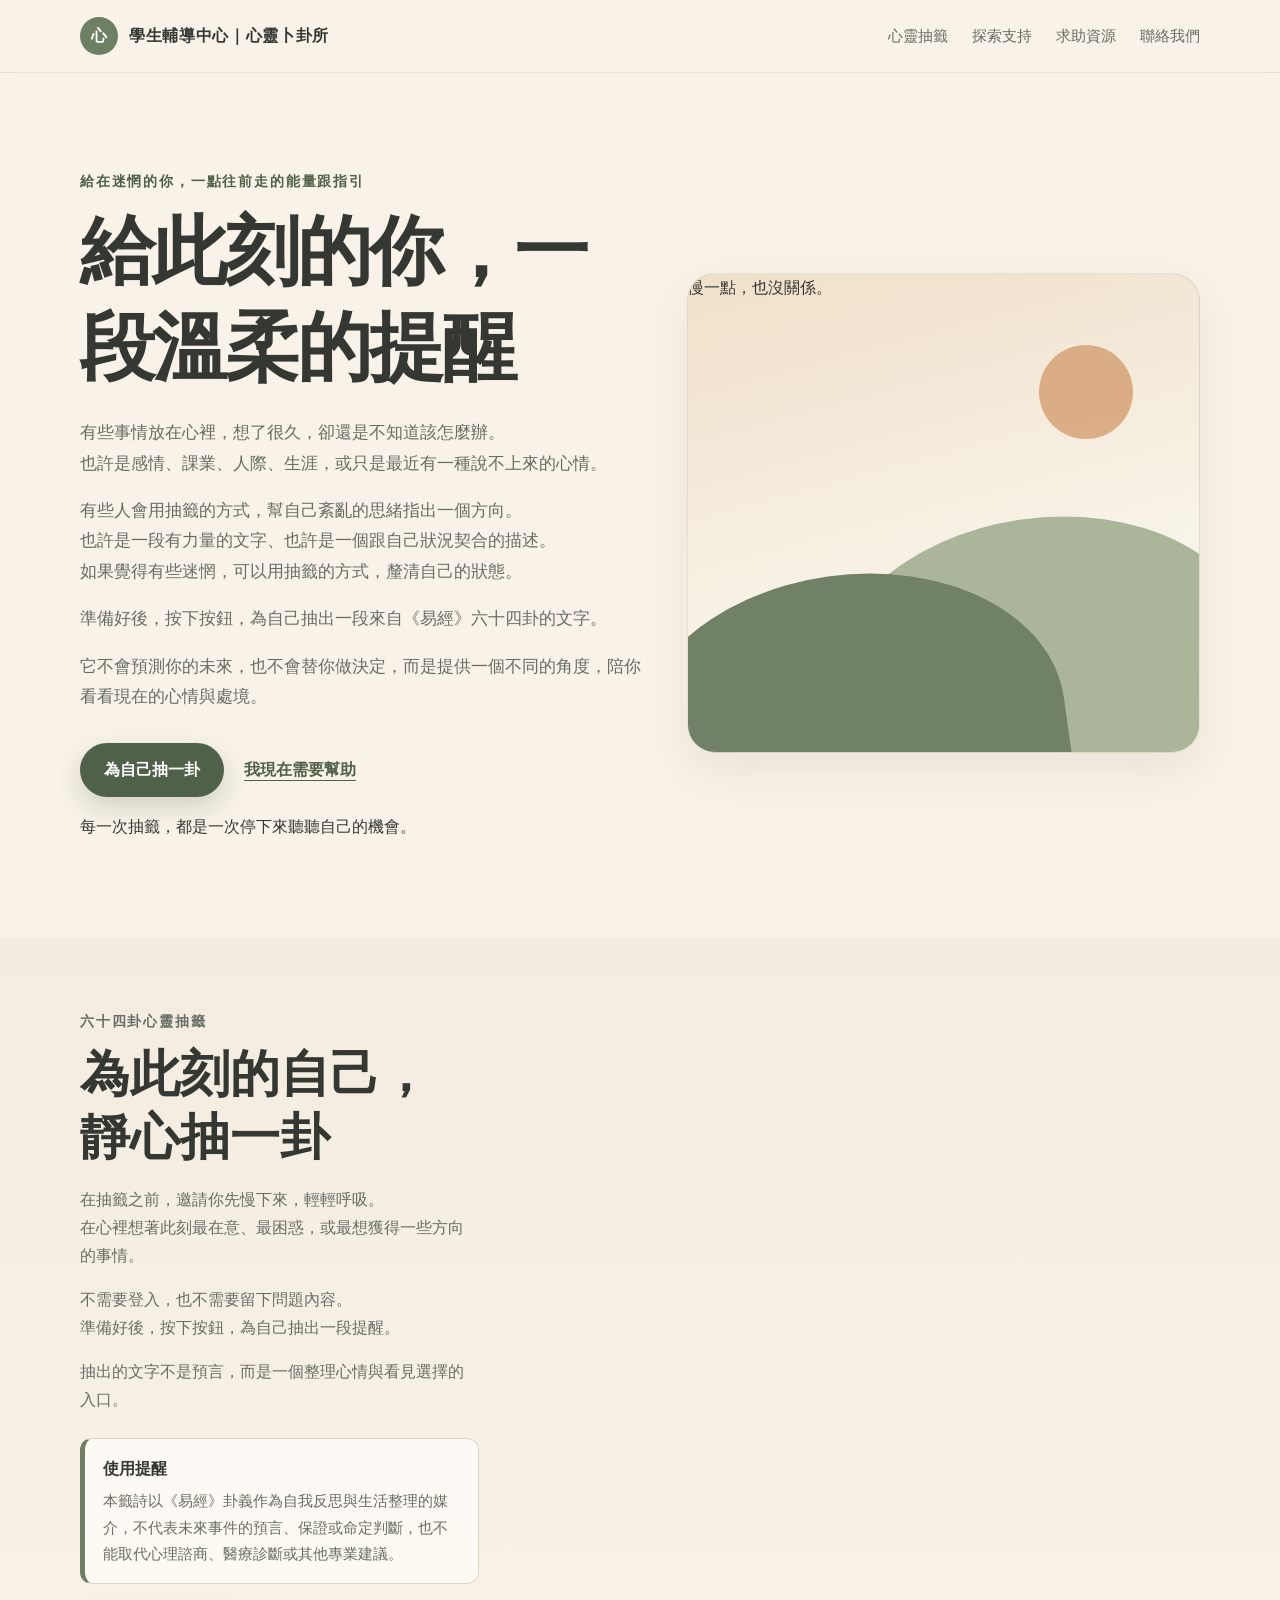
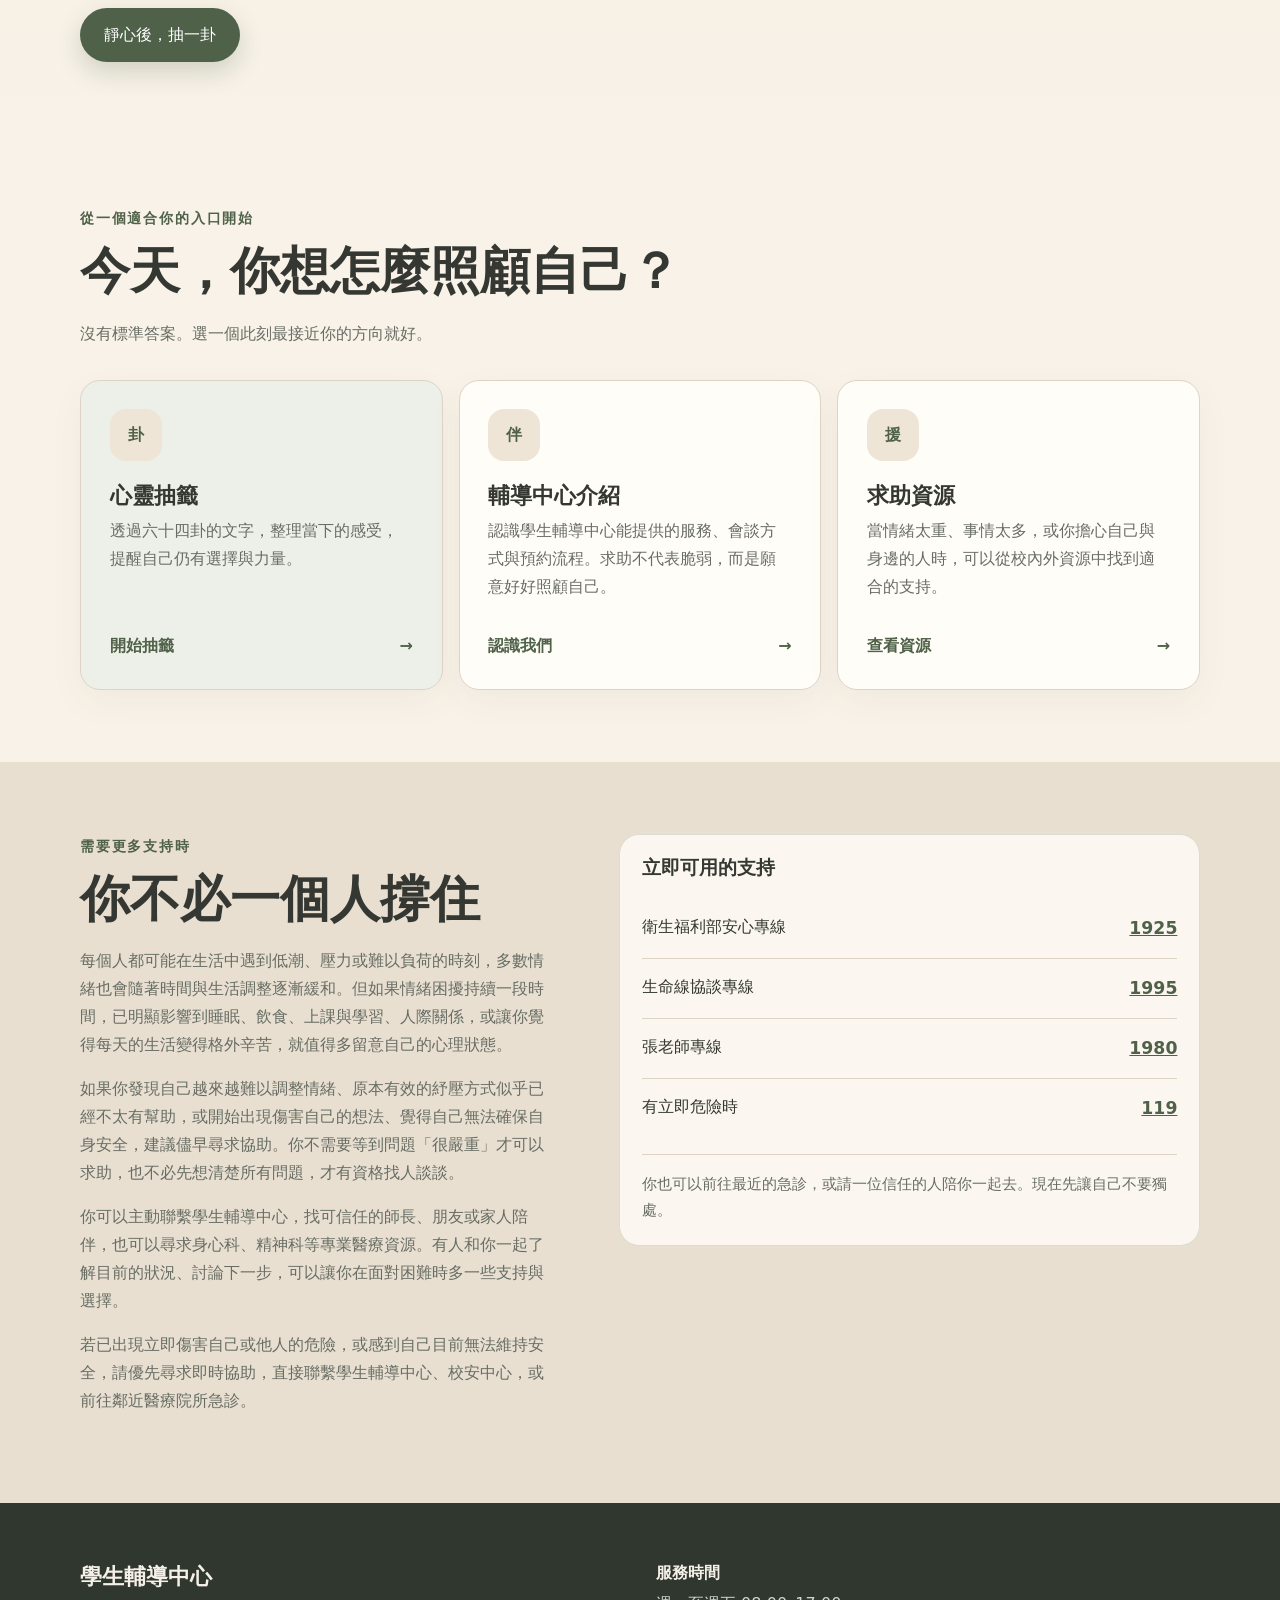
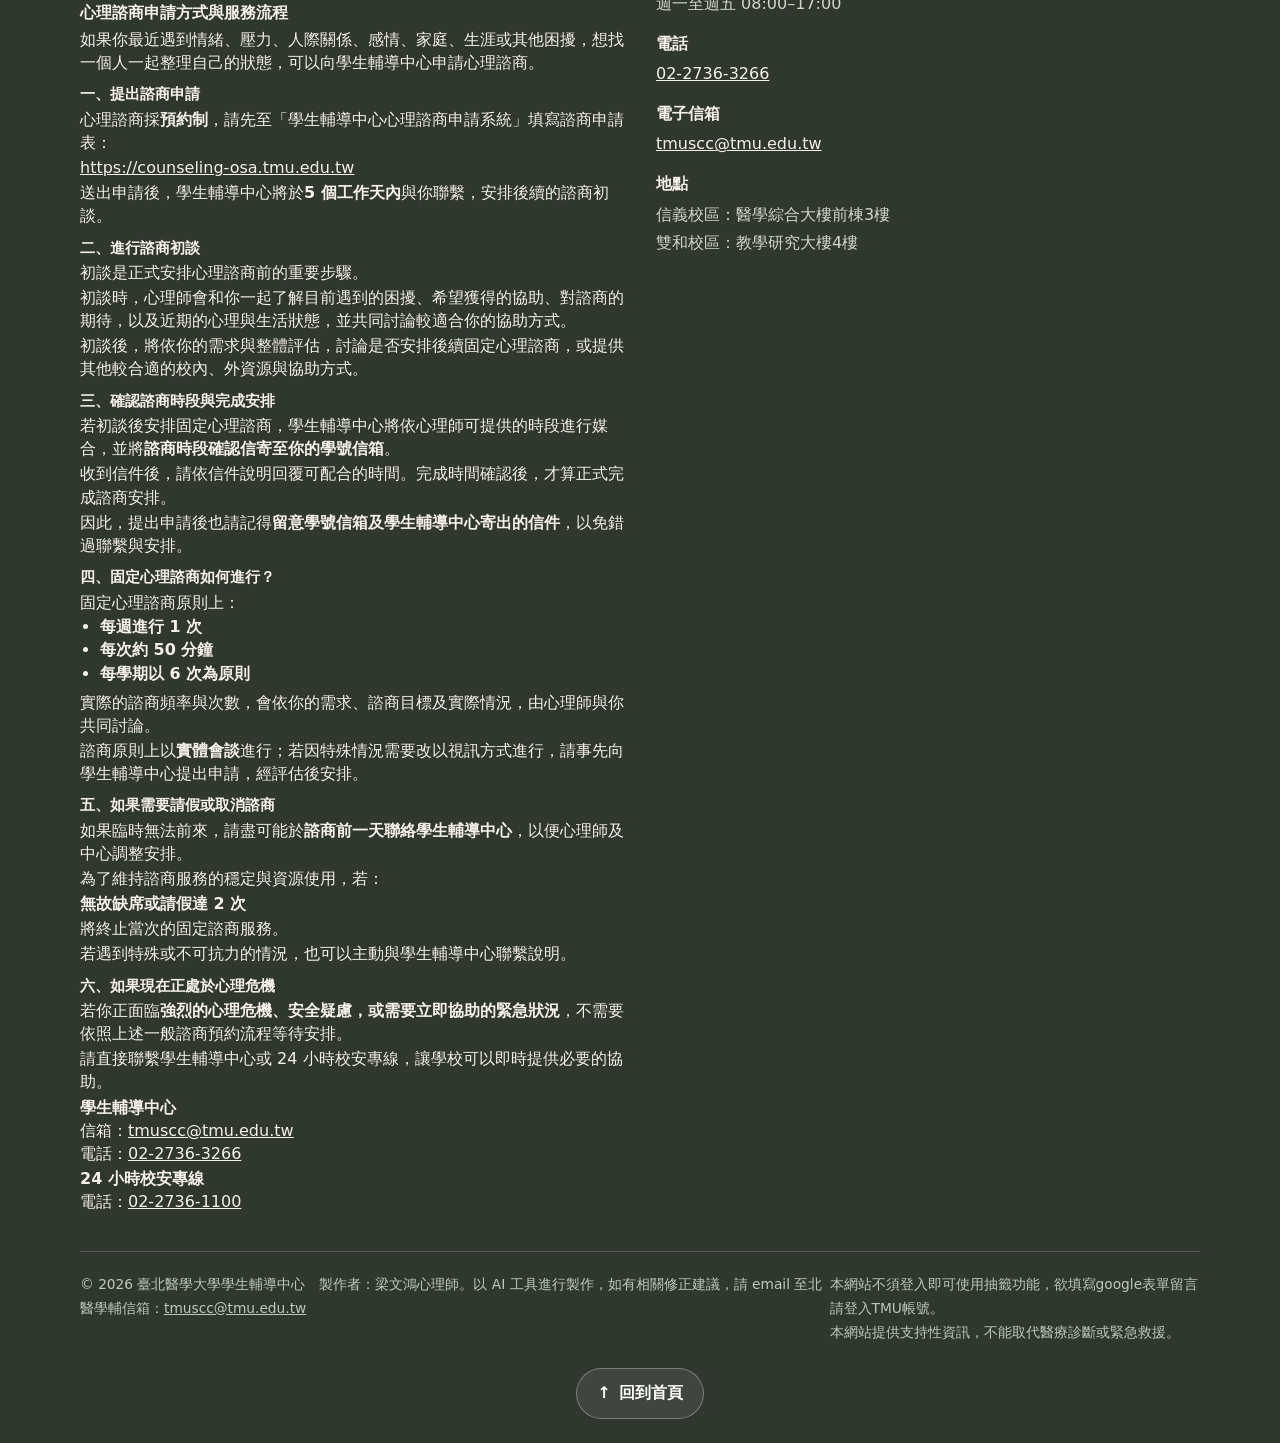
<file: index.html>
<!doctype html>
<html lang="zh-Hant">
<head>
  <meta charset="utf-8">
  <meta name="viewport" content="width=device-width, initial-scale=1">
  <meta name="description" content="給大學生的溫暖心理支持網站，提供六十四卦心靈抽籤、輔導中心資訊與求助資源。">
  <title>學生輔導中心｜心靈卜卦所</title>
  <link rel="stylesheet" href="css/style.css?v=20260721-2">
  <script src="js/hexagrams.js" defer></script>
  <script src="js/hexagrams-1.js" defer></script>
  <script src="js/hexagrams-2.js" defer></script>
  <script src="js/hexagrams-3.js" defer></script>
  <script src="js/hexagrams-4.js" defer></script>
  <script src="js/hexagrams-5.js" defer></script>
  <script src="js/hexagrams-6.js" defer></script>
  <script src="js/hexagrams-7.js" defer></script>
  <script src="js/hexagrams-8.js" defer></script>
  <script src="js/stats.js?v=20260928-1" defer></script>
  <script src="js/app.js?v=20261029-sharecrop1" defer></script>
  <script src="js/feedback-form.js?v=20261022-lazy1" defer></script>
  <script src="js/reset-draw.js?v=20260823-1" defer></script>
</head>
<body>
  <a class="skip-link" href="#main-content">跳到主要內容</a>
  <header class="site-header">
    <div class="container header-inner">
      <a class="brand" href="#top" aria-label="學生輔導中心｜心靈卜卦所首頁"><span class="brand-mark" aria-hidden="true">心</span><span>學生輔導中心｜心靈卜卦所</span></a>
      <nav aria-label="主要導覽">
        <ul class="nav-list"><li><a href="#draw">心靈抽籤</a></li><li><a href="#services">探索支持</a></li><li><a href="#help">求助資源</a></li><li><a href="#contact">聯絡我們</a></li></ul>
      </nav>
    </div>
  </header>

  <main id="main-content">
    <section class="hero" id="top" aria-labelledby="hero-title">
      <div class="container hero-grid">
        <div class="hero-copy">
          <p class="eyebrow">給在迷惘的你，一點往前走的能量跟指引</p>
          <h1 id="hero-title">給此刻的你，一段溫柔的提醒</h1>
          <div class="hero-text">
            <p>有些事情放在心裡，想了很久，卻還是不知道該怎麼辦。<br>也許是感情、課業、人際、生涯，或只是最近有一種說不上來的心情。</p>
            <p>有些人會用抽籤的方式，幫自己紊亂的思緒指出一個方向。<br>也許是一段有力量的文字、也許是一個跟自己狀況契合的描述。<br>如果覺得有些迷惘，可以用抽籤的方式，釐清自己的狀態。</p>
            <p>準備好後，按下按鈕，為自己抽出一段來自《易經》六十四卦的文字。</p>
            <p>它不會預測你的未來，也不會替你做決定，而是提供一個不同的角度，陪你看看現在的心情與處境。</p>
          </div>
          <div class="hero-actions"><a class="button button-primary" href="#draw">為自己抽一卦</a><a class="text-link" href="#help">我現在需要幫助</a></div>
          <p class="hero-note">每一次抽籤，都是一次停下來聽聽自己的機會。</p>
        </div>
        <div class="hero-visual" aria-hidden="true"><div class="sun-shape"></div><div class="landscape landscape-back"></div><div class="landscape landscape-front"></div><div class="quiet-note">慢一點，也沒關係。</div></div>
      </div>
    </section>

    <section class="section draw-section" id="draw" aria-labelledby="draw-title">
      <div class="container draw-layout">
        <div class="draw-intro">
          <p class="eyebrow">六十四卦心靈抽籤</p>
          <h2 id="draw-title">為此刻的自己，靜心抽一卦</h2>
          <p>在抽籤之前，邀請你先慢下來，輕輕呼吸。<br>在心裡想著此刻最在意、最困惑，或最想獲得一些方向的事情。</p>
          <p>不需要登入，也不需要留下問題內容。<br>準備好後，按下按鈕，為自己抽出一段提醒。</p>
          <p>抽出的文字不是預言，而是一個整理心情與看見選擇的入口。</p>
          <aside class="draw-notice" aria-label="使用提醒"><strong>使用提醒</strong><p>本籤詩以《易經》卦義作為自我反思與生活整理的媒介，不代表未來事件的預言、保證或命定判斷，也不能取代心理諮商、醫療診斷或其他專業建議。</p></aside>
          <button class="button button-primary" id="draw-button" type="button">靜心後，抽一卦</button>
        </div>

        <div class="draw-animation" id="draw-animation" role="status" aria-live="polite" aria-label="正在為你抽取一卦" hidden>
          <div class="bagua-spinner" aria-hidden="true">
            <span class="bagua-symbol">☯</span>
            <span class="trigram trigram-1">☰</span>
            <span class="trigram trigram-2">☱</span>
            <span class="trigram trigram-3">☲</span>
            <span class="trigram trigram-4">☳</span>
            <span class="trigram trigram-5">☴</span>
            <span class="trigram trigram-6">☵</span>
            <span class="trigram trigram-7">☶</span>
            <span class="trigram trigram-8">☷</span>
          </div>
          <p>讓心慢下來，卦象正在形成……</p>
        </div>

        <article class="result-card" id="result-card" aria-labelledby="result-title" aria-live="polite" hidden>
          <header class="result-header">
            <p class="result-number" id="result-number"></p>
            <h2 id="result-title"></h2>
          </header>
          <div class="result-sections">
            <section class="result-section result-overview" aria-labelledby="result-description-heading"><h3 id="result-description-heading">說明</h3><div class="result-copy" id="result-description"></div></section>
            <section class="result-section" aria-labelledby="result-love-heading"><h3 id="result-love-heading">關於感情</h3><div class="result-copy" id="result-love"></div></section>
            <section class="result-section" aria-labelledby="result-study-heading"><h3 id="result-study-heading">關於課業</h3><div class="result-copy" id="result-study"></div></section>
            <section class="result-section" aria-labelledby="result-relationships-heading"><h3 id="result-relationships-heading">關於人際</h3><div class="result-copy" id="result-relationships"></div></section>
            <section class="result-section" aria-labelledby="result-stress-heading"><h3 id="result-stress-heading">壓力調適</h3><div class="result-copy" id="result-stress"></div></section>
            <section class="result-section result-message-section" aria-labelledby="result-message-heading"><h3 id="result-message-heading">給同學的一句話</h3><blockquote id="result-message"></blockquote></section>
          </div>
          <p class="result-reminder">請把這段文字當作一個溫柔的提問，而不是必須照做的答案。你仍然可以依自己的處境、價值與安全需要作選擇。</p>
          <div class="result-actions"><button class="button button-secondary" id="draw-again-button" type="button">再抽一卦</button><a class="text-link" href="#help">我想找人聊聊</a></div>
          <section class="feedback-panel" aria-labelledby="feedback-title">
            <h3 id="feedback-title">抽完之後，想說些什麼嗎？</h3>
            <p>如果這一卦讓你想到了一些事情，<br>你可以只把這份感受留給自己，這樣就很好。</p>
            <p>如果你願意，也可以把你的想法、感受或使用回饋留言給學生輔導中心老師。</p>
            <p>不論是：</p>
            <ul>
              <li>想分享這一卦帶給你的感受</li>
              <li>對網站或抽籤內容有一些想法</li>
              <li>有些事情想多談一點</li>
              <li>想和老師一起看看這一卦可以怎麼理解</li>
            </ul>
            <p>都歡迎你留言給我們。(使用TMU帳號登入表單)</p>
            <p>
              <button class="button button-primary feedback-toggle" id="feedback-toggle" type="button" aria-expanded="false" aria-controls="feedback-form-wrap">我想留言</button>
            </p>
            <p>如果你希望有人回應這段留言，也可以告訴我們「我想收到回覆」，我們將透過你的學號信箱與你聯繫。</p>
            <div class="feedback-form-wrap" id="feedback-form-wrap" hidden>
              <iframe
                class="feedback-form-frame"
                id="feedback-form-frame"
                title="學生輔導中心留言表單"
                data-src="https://docs.google.com/forms/d/e/1FAIpQLSeNzy_IlYlNKGhLwyaO6wEowLRtbO03YXpksW04vsy4qphe_w/viewform?embedded=true"
                loading="lazy"
                referrerpolicy="no-referrer-when-downgrade"
              >載入中…</iframe>
              <p class="feedback-form-fallback">如果表單沒有正常顯示，<a href="https://docs.google.com/forms/d/e/1FAIpQLSeNzy_IlYlNKGhLwyaO6wEowLRtbO03YXpksW04vsy4qphe_w/viewform?usp=publish-editor" target="_blank" rel="noopener noreferrer">請改用新視窗填寫</a>。</p>
            </div>
            <div class="feedback-reminder">
              <h4>小提醒</h4>
              <p>抽籤結果提供的是一個自我整理與反思的角度，<br>不代表對未來的預測，也不是唯一的答案。</p>
              <p>你可以留下有共鳴的部分，<br>不適合自己的內容，也可以安心放下。</p>
              <p>留言後不代表一定會立即收到回覆，<br>若你目前有急迫的情緒困擾或安全上的疑慮，<br>請直接聯絡學生輔導中心、校安人員，或其他即時求助資源。</p>
            </div>
          </section>
        </article>
      </div>
    </section>

    <section class="section" id="services" aria-labelledby="services-title">
      <div class="container"><div class="section-heading"><p class="eyebrow">從一個適合你的入口開始</p><h2 id="services-title">今天，你想怎麼照顧自己？</h2><p>沒有標準答案。選一個此刻最接近你的方向就好。</p></div><div class="card-grid"><article class="feature-card feature-card-highlight"><div class="card-icon" aria-hidden="true">卦</div><h3>心靈抽籤</h3><p>透過六十四卦的文字，整理當下的感受，提醒自己仍有選擇與力量。</p><a class="card-link" href="#draw">開始抽籤<span aria-hidden="true">→</span></a></article><article class="feature-card"><div class="card-icon" aria-hidden="true">伴</div><h3>輔導中心介紹</h3><p>認識學生輔導中心能提供的服務、會談方式與預約流程。求助不代表脆弱，而是願意好好照顧自己。</p><a class="card-link" href="#contact">認識我們<span aria-hidden="true">→</span></a></article><article class="feature-card"><div class="card-icon" aria-hidden="true">援</div><h3>求助資源</h3><p>當情緒太重、事情太多，或你擔心自己與身邊的人時，可以從校內外資源中找到適合的支持。</p><a class="card-link" href="#help">查看資源<span aria-hidden="true">→</span></a></article></div></div>
    </section>

    <section class="section help-section" id="help" aria-labelledby="help-title"><div class="container help-layout"><div><p class="eyebrow">需要更多支持時</p><h2 id="help-title">你不必一個人撐住</h2><div class="help-intro"><p>每個人都可能在生活中遇到低潮、壓力或難以負荷的時刻，多數情緒也會隨著時間與生活調整逐漸緩和。但如果情緒困擾持續一段時間，已明顯影響到睡眠、飲食、上課與學習、人際關係，或讓你覺得每天的生活變得格外辛苦，就值得多留意自己的心理狀態。</p><p>如果你發現自己越來越難以調整情緒、原本有效的紓壓方式似乎已經不太有幫助，或開始出現傷害自己的想法、覺得自己無法確保自身安全，建議儘早尋求協助。你不需要等到問題「很嚴重」才可以求助，也不必先想清楚所有問題，才有資格找人談談。</p><p>你可以主動聯繫學生輔導中心，找可信任的師長、朋友或家人陪伴，也可以尋求身心科、精神科等專業醫療資源。有人和你一起了解目前的狀況、討論下一步，可以讓你在面對困難時多一些支持與選擇。</p><p>若已出現立即傷害自己或他人的危險，或感到自己目前無法維持安全，請優先尋求即時協助，直接聯繫學生輔導中心、校安中心，或前往鄰近醫療院所急診。</p></div></div><div class="help-panel"><h3>立即可用的支持</h3><ul class="support-list"><li><span>衛生福利部安心專線</span><a href="tel:1925">1925</a></li><li><span>生命線協談專線</span><a href="tel:1995">1995</a></li><li><span>張老師專線</span><a href="tel:1980">1980</a></li><li><span>有立即危險時</span><a href="tel:119">119</a></li></ul><p class="help-note">你也可以前往最近的急診，或請一位信任的人陪你一起去。現在先讓自己不要獨處。</p></div></div></section>
  </main>

  <footer class="site-footer" id="contact">
    <div class="container footer-grid"><div><p class="footer-title">學生輔導中心</p><div class="counseling-process"><h3>心理諮商申請方式與服務流程</h3><p>如果你最近遇到情緒、壓力、人際關係、感情、家庭、生涯或其他困擾，想找一個人一起整理自己的狀態，可以向學生輔導中心申請心理諮商。</p><h4>一、提出諮商申請</h4><p>心理諮商採<strong>預約制</strong>，請先至「學生輔導中心心理諮商申請系統」填寫諮商申請表：</p><p><a href="https://counseling-osa.tmu.edu.tw">https://counseling-osa.tmu.edu.tw</a></p><p>送出申請後，學生輔導中心將於<strong>5 個工作天內</strong>與你聯繫，安排後續的諮商初談。</p><h4>二、進行諮商初談</h4><p>初談是正式安排心理諮商前的重要步驟。</p><p>初談時，心理師會和你一起了解目前遇到的困擾、希望獲得的協助、對諮商的期待，以及近期的心理與生活狀態，並共同討論較適合你的協助方式。</p><p>初談後，將依你的需求與整體評估，討論是否安排後續固定心理諮商，或提供其他較合適的校內、外資源與協助方式。</p><h4>三、確認諮商時段與完成安排</h4><p>若初談後安排固定心理諮商，學生輔導中心將依心理師可提供的時段進行媒合，並將<strong>諮商時段確認信寄至你的學號信箱</strong>。</p><p>收到信件後，請依信件說明回覆可配合的時間。完成時間確認後，才算正式完成諮商安排。</p><p>因此，提出申請後也請記得<strong>留意學號信箱及學生輔導中心寄出的信件</strong>，以免錯過聯繫與安排。</p><h4>四、固定心理諮商如何進行？</h4><p>固定心理諮商原則上：</p><ul><li><strong>每週進行 1 次</strong></li><li><strong>每次約 50 分鐘</strong></li><li><strong>每學期以 6 次為原則</strong></li></ul><p>實際的諮商頻率與次數，會依你的需求、諮商目標及實際情況，由心理師與你共同討論。</p><p>諮商原則上以<strong>實體會談</strong>進行；若因特殊情況需要改以視訊方式進行，請事先向學生輔導中心提出申請，經評估後安排。</p><h4>五、如果需要請假或取消諮商</h4><p>如果臨時無法前來，請盡可能於<strong>諮商前一天聯絡學生輔導中心</strong>，以便心理師及中心調整安排。</p><p>為了維持諮商服務的穩定與資源使用，若：</p><p><strong>無故缺席或請假達 2 次</strong></p><p>將終止當次的固定諮商服務。</p><p>若遇到特殊或不可抗力的情況，也可以主動與學生輔導中心聯繫說明。</p><h4>六、如果現在正處於心理危機</h4><p>若你正面臨<strong>強烈的心理危機、安全疑慮，或需要立即協助的緊急狀況</strong>，不需要依照上述一般諮商預約流程等待安排。</p><p>請直接聯繫學生輔導中心或 24 小時校安專線，讓學校可以即時提供必要的協助。</p><p><strong>學生輔導中心</strong><br>信箱：<a href="mailto:tmuscc@tmu.edu.tw">tmuscc@tmu.edu.tw</a><br>電話：<a href="tel:+886227363266">02-2736-3266</a></p><p><strong>24 小時校安專線</strong><br>電話：<a href="tel:+886227361100">02-2736-1100</a></p></div></div><address class="contact-list"><p><strong>服務時間</strong><span>週一至週五 08:00–17:00</span></p><p><strong>電話</strong><a href="tel:+886227363266">02-2736-3266</a></p><p><strong>電子信箱</strong><a href="mailto:tmuscc@tmu.edu.tw">tmuscc@tmu.edu.tw</a></p><p><strong>地點</strong><span>信義校區：醫學綜合大樓前棟3樓<br>雙和校區：教學研究大樓4樓</span></p></address></div>
    <div class="container footer-bottom"><p>© <span id="current-year"></span> 臺北醫學大學學生輔導中心　製作者：梁文鴻心理師。以 AI 工具進行製作，如有相關修正建議，請 email 至北醫學輔信箱：<a href="mailto:tmuscc@tmu.edu.tw">tmuscc@tmu.edu.tw</a></p><p>本網站不須登入即可使用抽籤功能，欲填寫google表單留言請登入TMU帳號。<br>本網站提供支持性資訊，不能取代醫療診斷或緊急救援。</p></div>
    <div class="container footer-home"><a class="back-to-home" href="#top" aria-label="回到網站首頁"><span aria-hidden="true">↑</span> 回到首頁</a></div>
  </footer>
</body>
</html>
</file>
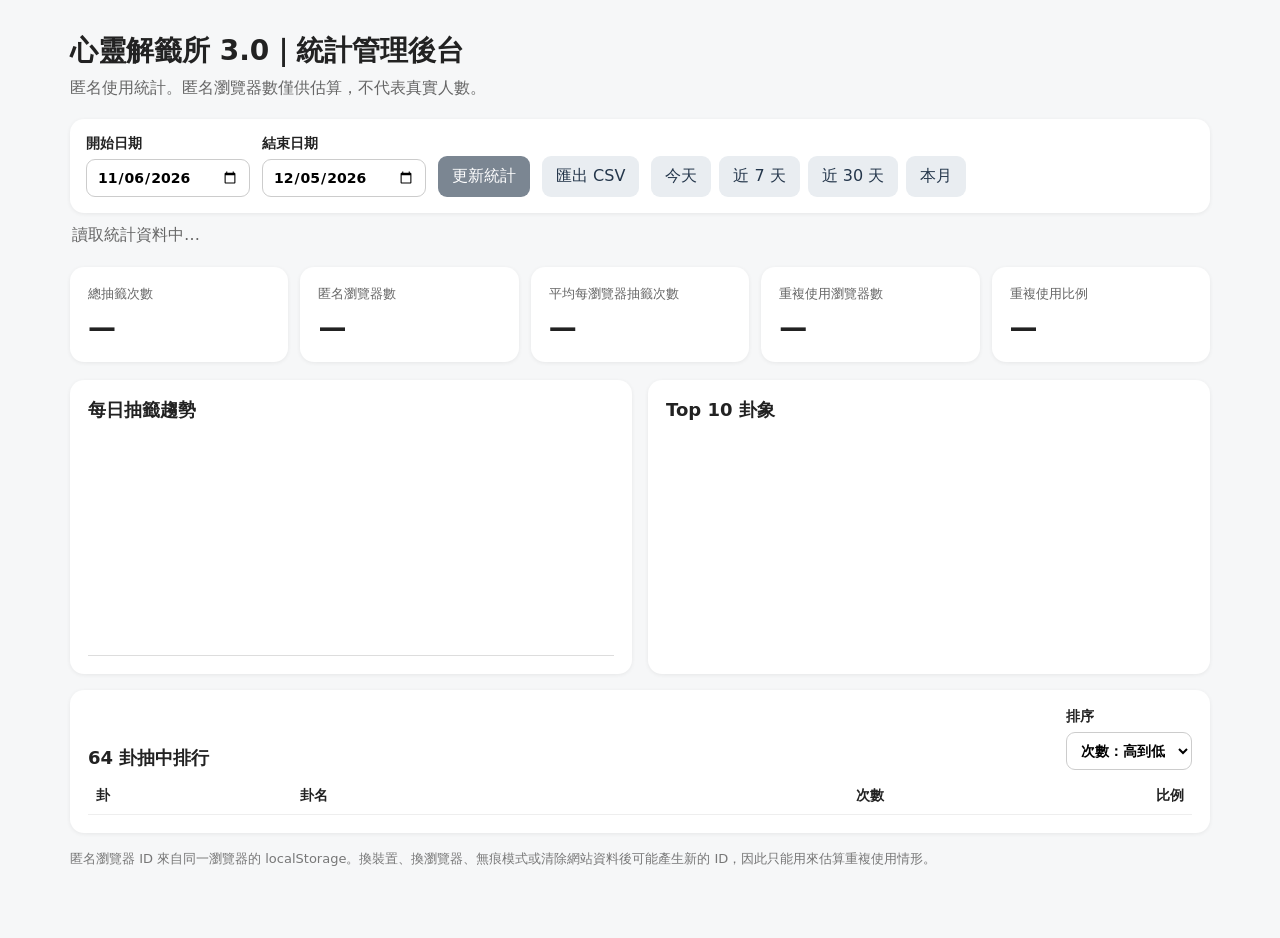
<file: apps-script/admin/Index.html>
<!doctype html>
<html lang="zh-Hant">
<head>
  <meta charset="utf-8">
  <style>
    :root {
      font-family: system-ui, -apple-system, BlinkMacSystemFont, "Segoe UI", sans-serif;
      color: #222;
      background: #f6f7f8;
    }
    * { box-sizing: border-box; }
    body { margin: 0; }
    main { max-width: 1180px; margin: 0 auto; padding: 32px 20px 56px; }
    h1 { margin: 0 0 8px; font-size: 28px; }
    .sub { margin: 0 0 20px; color: #666; }
    .filters {
      display: flex;
      flex-wrap: wrap;
      gap: 12px;
      align-items: end;
      background: #fff;
      padding: 16px;
      border-radius: 14px;
      box-shadow: 0 1px 4px #0001;
    }
    label { display: grid; gap: 6px; font-size: 14px; font-weight: 600; }
    input, button, select { font: inherit; }
    input[type="date"], select {
      padding: 9px 10px;
      border: 1px solid #ccc;
      border-radius: 9px;
      background: #fff;
    }
    button {
      padding: 10px 14px;
      border: 0;
      border-radius: 9px;
      cursor: pointer;
      background: #24364b;
      color: #fff;
    }
    button.secondary { background: #e9edf1; color: #24364b; }
    button:disabled { opacity: .6; cursor: wait; }
    .quick { display: flex; gap: 8px; flex-wrap: wrap; }
    .status-row {
      display: flex;
      justify-content: space-between;
      align-items: center;
      gap: 12px;
      flex-wrap: wrap;
      margin: 12px 2px;
    }
    .status { min-height: 24px; color: #666; }
    .period { font-weight: 700; color: #333; }
    .kpis {
      display: grid;
      grid-template-columns: repeat(5, 1fr);
      gap: 12px;
      margin: 18px 0;
    }
    .card, .panel {
      background: #fff;
      border-radius: 14px;
      box-shadow: 0 1px 4px #0001;
    }
    .card { padding: 18px; }
    .card .label { color: #666; font-size: 13px; }
    .card .value { font-size: 28px; font-weight: 750; margin-top: 8px; }
    .grid { display: grid; grid-template-columns: 1fr 1fr; gap: 16px; }
    .panel { padding: 18px; overflow: hidden; }
    .panel h2 { font-size: 18px; margin: 0 0 14px; }
    .chart {
      display: flex;
      align-items: end;
      gap: 6px;
      height: 220px;
      border-bottom: 1px solid #ddd;
      padding-top: 12px;
      overflow-x: auto;
    }
    .bar-wrap {
      min-width: 34px;
      height: 100%;
      display: flex;
      flex-direction: column;
      justify-content: end;
      align-items: center;
      gap: 5px;
    }
    .bar {
      width: 22px;
      min-height: 2px;
      background: #6d7f91;
      border-radius: 5px 5px 0 0;
    }
    .bar-label {
      font-size: 10px;
      color: #777;
      writing-mode: vertical-rl;
      max-height: 64px;
      overflow: hidden;
    }
    .top-list { display: grid; gap: 10px; }
    .top-item {
      display: grid;
      grid-template-columns: 120px 1fr 44px;
      gap: 8px;
      align-items: center;
    }
    .top-name {
      white-space: nowrap;
      overflow: hidden;
      text-overflow: ellipsis;
      font-size: 13px;
    }
    .top-track {
      height: 18px;
      background: #eef1f4;
      border-radius: 999px;
      overflow: hidden;
    }
    .top-fill {
      height: 100%;
      background: #6d7f91;
      border-radius: 999px;
    }
    .top-count { text-align: right; font-variant-numeric: tabular-nums; }
    .table-head {
      display: flex;
      justify-content: space-between;
      gap: 12px;
      align-items: end;
      flex-wrap: wrap;
      margin-bottom: 8px;
    }
    table { width: 100%; border-collapse: collapse; font-size: 14px; }
    th, td { padding: 9px 8px; border-bottom: 1px solid #eee; text-align: left; }
    th:nth-child(3), th:nth-child(4), td:nth-child(3), td:nth-child(4) { text-align: right; }
    .note { margin-top: 16px; color: #777; font-size: 13px; line-height: 1.5; }
    @media (max-width: 900px) {
      .kpis { grid-template-columns: repeat(2, 1fr); }
      .grid { grid-template-columns: 1fr; }
    }
    @media (max-width: 560px) {
      main { padding: 22px 14px 40px; }
      h1 { font-size: 24px; }
      .filters { align-items: stretch; }
      .filters label, .filters > button { width: 100%; }
      .quick { width: 100%; }
      .quick button { flex: 1 1 45%; }
      .kpis { grid-template-columns: 1fr; }
      .card .value { font-size: 24px; }
      .top-item { grid-template-columns: 100px 1fr 40px; }
    }
  </style>
</head>
<body>
<main>
  <h1>心靈解籤所 3.0｜統計管理後台</h1>
  <p class="sub">匿名使用統計。匿名瀏覽器數僅供估算，不代表真實人數。</p>

  <section class="filters">
    <label>
      開始日期
      <input id="start" type="date">
    </label>
    <label>
      結束日期
      <input id="end" type="date">
    </label>
    <button id="refresh" type="button">更新統計</button>
    <button id="exportCsv" class="secondary" type="button">匯出 CSV</button>
    <div class="quick">
      <button class="secondary" data-range="today" type="button">今天</button>
      <button class="secondary" data-range="7" type="button">近 7 天</button>
      <button class="secondary" data-range="30" type="button">近 30 天</button>
      <button class="secondary" data-range="month" type="button">本月</button>
    </div>
  </section>

  <div class="status-row">
    <div class="status" id="status"></div>
    <div class="period" id="period"></div>
  </div>

  <section class="kpis">
    <div class="card"><div class="label">總抽籤次數</div><div class="value" id="totalDraws">—</div></div>
    <div class="card"><div class="label">匿名瀏覽器數</div><div class="value" id="uniqueBrowsers">—</div></div>
    <div class="card"><div class="label">平均每瀏覽器抽籤次數</div><div class="value" id="averageDraws">—</div></div>
    <div class="card"><div class="label">重複使用瀏覽器數</div><div class="value" id="repeatBrowsers">—</div></div>
    <div class="card"><div class="label">重複使用比例</div><div class="value" id="repeatRate">—</div></div>
  </section>

  <section class="grid">
    <div class="panel">
      <h2>每日抽籤趨勢</h2>
      <div class="chart" id="dailyChart"></div>
    </div>

    <div class="panel">
      <h2>Top 10 卦象</h2>
      <div class="top-list" id="topHexagrams"></div>
    </div>
  </section>

  <section class="panel" style="margin-top:16px">
    <div class="table-head">
      <h2 style="margin:0">64 卦抽中排行</h2>
      <label>
        排序
        <select id="sortMode">
          <option value="count-desc">次數：高到低</option>
          <option value="count-asc">次數：低到高</option>
          <option value="number-asc">卦號：小到大</option>
          <option value="number-desc">卦號：大到小</option>
          <option value="name-asc">卦名</option>
        </select>
      </label>
    </div>
    <div style="max-height:520px;overflow:auto">
      <table>
        <thead>
          <tr><th>卦</th><th>卦名</th><th>次數</th><th>比例</th></tr>
        </thead>
        <tbody id="hexagramRows"></tbody>
      </table>
    </div>
  </section>

  <p class="note">
    匿名瀏覽器 ID 來自同一瀏覽器的 localStorage。換裝置、換瀏覽器、無痕模式或清除網站資料後可能產生新的 ID，因此只能用來估算重複使用情形。
  </p>
</main>

<script>
  const $ = id => document.getElementById(id);
  const pad = n => String(n).padStart(2, '0');
  const toDateInput = d =>
    d.getFullYear() + '-' + pad(d.getMonth() + 1) + '-' + pad(d.getDate());

  let currentData = null;

  function setRange(kind) {
    const end = new Date();
    const start = new Date(end);

    if (kind === 'month') {
      start.setDate(1);
    } else if (kind !== 'today') {
      start.setDate(start.getDate() - (Number(kind) - 1));
    }

    $('start').value = toDateInput(start);
    $('end').value = toDateInput(end);
    load();
  }

  function load() {
    $('status').textContent = '讀取統計資料中…';
    $('refresh').disabled = true;

    google.script.run
      .withSuccessHandler(render)
      .withFailureHandler(error => {
        $('status').textContent =
          error && error.message ? error.message : '讀取失敗。';
        $('refresh').disabled = false;
      })
      .getDashboardData($('start').value, $('end').value);
  }

  function render(data) {
    currentData = data;
    $('status').textContent = '統計資料已更新';
    $('period').textContent = data.period.start + ' ～ ' + data.period.end;
    $('refresh').disabled = false;

    $('totalDraws').textContent = data.kpis.totalDraws.toLocaleString('zh-TW');
    $('uniqueBrowsers').textContent = data.kpis.uniqueBrowsers.toLocaleString('zh-TW');
    $('averageDraws').textContent = data.kpis.averageDraws.toFixed(2);
    $('repeatBrowsers').textContent = data.kpis.repeatBrowsers.toLocaleString('zh-TW');
    $('repeatRate').textContent = (data.kpis.repeatRate * 100).toFixed(1) + '%';

    renderDaily(data.daily);
    renderTop10(data.hexagrams);
    renderTable();
  }

  function renderDaily(daily) {
    const max = Math.max(1, ...daily.map(item => item.count));

    $('dailyChart').innerHTML = daily.length
      ? daily.map(item => {
          const height = Math.max(2, Math.round((item.count / max) * 150));
          return (
            '<div class="bar-wrap" title="' + item.date + '：' + item.count + ' 次">' +
              '<strong>' + item.count + '</strong>' +
              '<div class="bar" style="height:' + height + 'px"></div>' +
              '<span class="bar-label">' + item.date.slice(5) + '</span>' +
            '</div>'
          );
        }).join('')
      : '<p>此期間沒有抽籤資料。</p>';
  }

  function renderTop10(hexagrams) {
    const top = [...hexagrams]
      .sort((a, b) => b.count - a.count || Number(a.number) - Number(b.number))
      .slice(0, 10);

    const max = Math.max(1, ...top.map(item => item.count));

    $('topHexagrams').innerHTML = top.length
      ? top.map(item =>
          '<div class="top-item">' +
            '<div class="top-name">第 ' + escapeHtml(item.number) + ' 卦 ' + escapeHtml(item.name) + '</div>' +
            '<div class="top-track">' +
              '<div class="top-fill" style="width:' + ((item.count / max) * 100).toFixed(1) + '%"></div>' +
            '</div>' +
            '<div class="top-count">' + item.count + '</div>' +
          '</div>'
        ).join('')
      : '<p>此期間沒有抽籤資料。</p>';
  }

  function renderTable() {
    if (!currentData) return;

    const mode = $('sortMode').value;
    const rows = [...currentData.hexagrams];

    rows.sort((a, b) => {
      if (mode === 'count-asc') {
        return a.count - b.count || Number(a.number) - Number(b.number);
      }
      if (mode === 'number-asc') {
        return Number(a.number) - Number(b.number);
      }
      if (mode === 'number-desc') {
        return Number(b.number) - Number(a.number);
      }
      if (mode === 'name-asc') {
        return String(a.name).localeCompare(String(b.name), 'zh-Hant');
      }
      return b.count - a.count || Number(a.number) - Number(b.number);
    });

    $('hexagramRows').innerHTML = rows.length
      ? rows.map(item =>
          '<tr>' +
            '<td>' + escapeHtml(item.number) + '</td>' +
            '<td>' + escapeHtml(item.name) + '</td>' +
            '<td>' + item.count + '</td>' +
            '<td>' + (item.rate * 100).toFixed(1) + '%</td>' +
          '</tr>'
        ).join('')
      : '<tr><td colspan="4">此期間沒有資料。</td></tr>';
  }

  function exportCsv() {
    $('exportCsv').disabled = true;
    $('status').textContent = '正在準備 CSV…';

    google.script.run
      .withSuccessHandler(csv => {
        const blob = new Blob([csv], { type: 'text/csv;charset=utf-8' });
        const url = URL.createObjectURL(blob);
        const link = document.createElement('a');

        link.href = url;
        link.download =
          'student-support-' + $('start').value + '-to-' + $('end').value + '.csv';
        link.click();

        URL.revokeObjectURL(url);
        $('exportCsv').disabled = false;
        $('status').textContent = 'CSV 已產生';
      })
      .withFailureHandler(error => {
        $('status').textContent =
          error && error.message ? error.message : 'CSV 匯出失敗。';
        $('exportCsv').disabled = false;
      })
      .getDashboardCsv($('start').value, $('end').value);
  }

  function escapeHtml(value) {
    return String(value ?? '').replace(
      /[&<>"']/g,
      char => ({
        '&': '&amp;',
        '<': '&lt;',
        '>': '&gt;',
        '"': '&quot;',
        "'": '&#39;'
      })[char]
    );
  }

  $('refresh').addEventListener('click', load);
  $('exportCsv').addEventListener('click', exportCsv);
  $('sortMode').addEventListener('change', renderTable);

  document.querySelectorAll('[data-range]').forEach(button => {
    button.addEventListener('click', () => setRange(button.dataset.range));
  });

  setRange('30');
</script>
</body>
</html>
</file>
<file: css/style.css>
:root {
  --color-bg: #f8f2e8;
  --color-surface: #fffdf8;
  --color-surface-soft: #efe5d6;
  --color-primary: #6e8064;
  --color-primary-dark: #4f6148;
  --color-accent: #c98965;
  --color-text: #353832;
  --color-muted: #686d64;
  --color-border: #ded4c6;
  --color-focus: #234f78;
  --shadow-soft: 0 18px 50px rgba(84, 75, 59, 0.09);
  --radius-lg: 28px;
  --radius-md: 20px;
  --radius-sm: 12px;
  --container: 1120px;
}

* { box-sizing: border-box; }
html { scroll-behavior: smooth; }
body {
  margin: 0;
  background: var(--color-bg);
  color: var(--color-text);
  font-family: "Noto Sans TC", "PingFang TC", "Microsoft JhengHei", system-ui, sans-serif;
  line-height: 1.75;
}

a { color: inherit; }
a:focus-visible,
button:focus-visible {
  outline: 3px solid var(--color-focus);
  outline-offset: 4px;
}

.skip-link {
  position: fixed;
  top: 1rem;
  left: 1rem;
  z-index: 100;
  padding: .75rem 1rem;
  border-radius: var(--radius-sm);
  background: var(--color-text);
  color: #fff;
  transform: translateY(-180%);
  transition: transform .2s ease;
}
.skip-link:focus { transform: translateY(0); }

.container {
  width: min(calc(100% - 2rem), var(--container));
  margin-inline: auto;
}

.site-header {
  position: sticky;
  top: 0;
  z-index: 20;
  background: rgba(248, 242, 232, .92);
  border-bottom: 1px solid rgba(110, 128, 100, .14);
  backdrop-filter: blur(12px);
}
.header-inner {
  min-height: 72px;
  display: flex;
  align-items: center;
  justify-content: space-between;
  gap: 1.5rem;
}
.brand {
  display: inline-flex;
  align-items: center;
  gap: .7rem;
  font-weight: 750;
  text-decoration: none;
  letter-spacing: .04em;
}
.brand-mark {
  display: grid;
  place-items: center;
  width: 38px;
  aspect-ratio: 1;
  border-radius: 50%;
  background: var(--color-primary);
  color: #fff;
}
.nav-list {
  display: none;
  margin: 0;
  padding: 0;
  list-style: none;
  gap: 1.5rem;
}
.nav-list a {
  color: var(--color-muted);
  font-size: .95rem;
  text-decoration: none;
}
.nav-list a:hover { color: var(--color-primary-dark); }

.hero { padding: 4.5rem 0 3.5rem; }
.hero-grid {
  display: grid;
  gap: 2.5rem;
  align-items: center;
}
.eyebrow {
  margin: 0 0 .6rem;
  color: var(--color-primary-dark);
  font-size: .88rem;
  font-weight: 750;
  letter-spacing: .13em;
}
h1, h2, h3 { line-height: 1.28; }
h1 {
  max-width: 11ch;
  margin: 0;
  font-size: clamp(2.45rem, 10vw, 4.7rem);
  letter-spacing: -.035em;
}
.hero-text {
  max-width: 36rem;
  margin: 1.35rem 0 0;
  color: var(--color-muted);
  font-size: 1.08rem;
}
.hero-actions {
  display: flex;
  flex-wrap: wrap;
  align-items: center;
  gap: 1rem 1.25rem;
  margin-top: 2rem;
}
.button {
  display: inline-flex;
  min-height: 52px;
  align-items: center;
  justify-content: center;
  padding: .8rem 1.5rem;
  border-radius: 999px;
  font-weight: 750;
  text-decoration: none;
  transition: transform .2s ease, box-shadow .2s ease, background .2s ease;
}
.button-primary {
  background: var(--color-primary-dark);
  color: #fff;
  box-shadow: 0 10px 24px rgba(79, 97, 72, .22);
}
.button-primary:hover {
  transform: translateY(-2px);
  background: #43543d;
}
.text-link {
  color: var(--color-primary-dark);
  font-weight: 700;
  text-underline-offset: 5px;
}
.hero-visual {
  position: relative;
  min-height: 360px;
  overflow: hidden;
  border: 1px solid rgba(110, 128, 100, .16);
  border-radius: var(--radius-lg);
  background: linear-gradient(165deg, #efe0c9 0%, #f9f5ec 70%);
  box-shadow: var(--shadow-soft);
}
.sun-shape {
  position: absolute;
  top: 15%;
  right: 13%;
  width: 94px;
  aspect-ratio: 1;
  border-radius: 50%;
  background: #d6a075;
  opacity: .82;
}
.landscape {
  position: absolute;
  right: -12%;
  bottom: -15%;
  width: 85%;
  height: 64%;
  border-radius: 50% 50% 0 0;
  transform: rotate(-8deg);
}
.landscape-back { background: #abb59a; }
.landscape-front {
  right: 26%;
  bottom: -27%;
  background: #718165;
}

.section { padding: 4.5rem 0; }
.section-heading { max-width: 42rem; margin-bottom: 2rem; }
.section-heading h2,
.help-layout h2 {
  margin: 0;
  font-size: clamp(2rem, 7vw, 3.1rem);
}
.section-heading > p:last-child,
.help-intro { color: var(--color-muted); }
.card-grid { display: grid; gap: 1rem; }
.feature-card {
  display: flex;
  flex-direction: column;
  min-height: 310px;
  padding: 1.5rem;
  border: 1px solid var(--color-border);
  border-radius: var(--radius-md);
  background: var(--color-surface);
  box-shadow: 0 12px 35px rgba(84, 75, 59, .05);
}
.feature-card-highlight { background: #edf0e8; }
.card-icon {
  display: grid;
  width: 52px;
  aspect-ratio: 1;
  place-items: center;
  border-radius: 16px;
  background: var(--color-surface-soft);
  color: var(--color-primary-dark);
  font-weight: 800;
}
.feature-card h3 { margin: 1.2rem 0 .5rem; font-size: 1.4rem; }
.feature-card p { margin: 0; color: var(--color-muted); }
.card-link {
  display: inline-flex;
  align-items: center;
  justify-content: space-between;
  gap: 1rem;
  margin-top: auto;
  padding-top: 1.5rem;
  color: var(--color-primary-dark);
  font-weight: 750;
  text-decoration: none;
}
.card-link:hover { text-decoration: underline; text-underline-offset: 5px; }

.help-section { background: #e8dfd1; }
.help-layout { display: grid; gap: 2rem; align-items: start; }
.help-panel {
  padding: 1.35rem;
  border: 1px solid rgba(110, 128, 100, .22);
  border-radius: var(--radius-md);
  background: rgba(255, 253, 248, .8);
}
.help-panel h3 { margin-top: 0; }
.support-list { margin: 0; padding: 0; list-style: none; }
.support-list li {
  display: flex;
  justify-content: space-between;
  gap: 1rem;
  padding: .9rem 0;
  border-bottom: 1px solid var(--color-border);
}
.support-list li:last-child { border-bottom: 0; }
.support-list a {
  color: var(--color-primary-dark);
  font-size: 1.08rem;
  font-weight: 800;
}
.help-note {
  margin: 1rem 0 0;
  padding-top: 1rem;
  border-top: 1px solid var(--color-border);
  color: var(--color-muted);
  font-size: .94rem;
}

.site-footer {
  padding: 3.5rem 0 1.5rem;
  background: #30372f;
  color: #f5f0e8;
}
.footer-grid {
  display: grid;
  gap: 2rem;
  align-items: start;
}
.footer-title { margin: 0 0 .5rem; font-size: 1.35rem; font-weight: 800; }
.footer-grid > div > p:last-child { max-width: 30rem; color: #cfd6cb; }
.footer-grid > div:first-child {
  line-height: 1.45;
}
.footer-grid > div:first-child h3 {
  margin: .65rem 0 .25rem;
  font-size: 1rem;
  line-height: 1.3;
}
.footer-grid > div:first-child h4 {
  margin: .7rem 0 .15rem;
  font-size: .96rem;
  line-height: 1.3;
}
.footer-grid > div:first-child p {
  margin: .12rem 0;
  line-height: 1.45;
}
.footer-grid > div:first-child ul {
  margin: .15rem 0 .35rem;
  padding-left: 1.25rem;
}
.footer-grid > div:first-child li {
  margin: .05rem 0;
  line-height: 1.4;
}
.contact-list {
  display: grid;
  align-self: start;
  gap: .75rem;
  margin: 0;
  font-style: normal;
}
.contact-list p { display: grid; gap: .15rem; margin: 0; }
.contact-list span { color: #cfd6cb; }
.footer-bottom {
  display: flex;
  flex-direction: column;
  gap: .4rem;
  margin-top: 2.2rem;
  padding-top: 1.25rem;
  border-top: 1px solid rgba(255,255,255,.16);
  color: #bfc8bb;
  font-size: .86rem;
}
.footer-bottom p { margin: 0; }
.footer-home {
  display: flex;
  justify-content: center;
  margin-top: 1.5rem;
}
.back-to-home {
  display: inline-flex;
  align-items: center;
  gap: .5rem;
  min-height: 46px;
  padding: .65rem 1.25rem;
  border: 1px solid rgba(255,255,255,.3);
  border-radius: 999px;
  background: rgba(255,255,255,.08);
  color: #fff;
  font-weight: 750;
  text-decoration: none;
  transition: transform .2s ease, background .2s ease, border-color .2s ease;
}
.back-to-home:hover {
  transform: translateY(-2px);
  border-color: rgba(255,255,255,.55);
  background: rgba(255,255,255,.14);
}

.toast {
  position: fixed;
  right: 1rem;
  bottom: 1rem;
  left: 1rem;
  z-index: 50;
  padding: 1rem 1.15rem;
  border-radius: var(--radius-sm);
  background: var(--color-text);
  color: #fff;
  box-shadow: var(--shadow-soft);
}

@media (min-width: 700px) {
  .nav-list { display: flex; }
  .hero { padding: 6rem 0 5rem; }
  .hero-grid { grid-template-columns: 1.05fr .95fr; }
  .hero-visual { min-height: 480px; }
  .card-grid { grid-template-columns: repeat(3, 1fr); }
  .feature-card { padding: 1.8rem; }
  .help-layout { grid-template-columns: .9fr 1.1fr; gap: 4rem; }
  .footer-grid { grid-template-columns: 1fr 1fr; align-items: start; }
  .contact-list { align-self: start; }
  .footer-bottom { flex-direction: row; justify-content: space-between; }
  .toast { right: 1.5rem; left: auto; max-width: 360px; }
}

@media (prefers-reduced-motion: reduce) {
  html { scroll-behavior: auto; }
  *, *::before, *::after {
    scroll-behavior: auto !important;
    transition-duration: .01ms !important;
    animation-duration: .01ms !important;
    animation-iteration-count: 1 !important;
  }
}


/* v3 Bento Grid visual system */
body {
  overflow-x: clip;
}

main {
  perspective: 1800px;
  perspective-origin: 50% 42vh;
}

.depth-section {
  position: relative;
  width: 100%;
  margin-inline: auto;
  border-radius: 0;
  overflow: visible;
  transform: none;
  opacity: 1;
  box-shadow: none;
}

.bento-section {
  position: relative;
  padding-block: clamp(2.2rem, 5vw, 5.2rem);
}

.hero.bento-section {
  margin-top: 0;
  background:
    radial-gradient(circle at 82% 12%, rgba(216,168,122,.18), transparent 26%),
    linear-gradient(180deg, rgba(255,253,248,.72), rgba(248,242,232,0));
}

#services.bento-section {
  background:
    radial-gradient(circle at 12% 22%, rgba(110,128,100,.09), transparent 25%);
}

.help-section.bento-section {
  background:
    linear-gradient(180deg, rgba(232,223,209,.62), rgba(232,223,209,.28));
}

.bento-grid {
  display: grid;
  grid-template-columns: repeat(12, minmax(0, 1fr));
  gap: clamp(.85rem, 1.7vw, 1.4rem);
  align-items: start;
  perspective: 1600px;
  transform-style: preserve-3d;
}

.bento-card {
  --bento-y: 0px;
  --bento-z: 0px;
  --bento-rx: 0deg;
  --bento-ry: 0deg;
  --bento-scale: 1;
  position: relative;
  min-width: 0;
  border: 1px solid rgba(110,128,100,.16);
  border-radius: clamp(22px, 2.4vw, 34px);
  background: rgba(255,253,248,.86);
  box-shadow:
    0 18px 50px rgba(72,65,54,.08),
    0 2px 0 rgba(255,255,255,.6) inset;
  transform:
    translate3d(0, var(--bento-y), var(--bento-z))
    rotateX(var(--bento-rx))
    rotateY(var(--bento-ry))
    scale(var(--bento-scale));
  transform-origin: center center;
  transform-style: preserve-3d;
  will-change: transform;
  backface-visibility: hidden;
}

.bento-card::after {
  position: absolute;
  content: "";
  inset: 0;
  z-index: -1;
  border-radius: inherit;
  background: linear-gradient(145deg, rgba(255,255,255,.20), transparent 48%);
  pointer-events: none;
}

.hero-copy.bento-card {
  grid-column: span 7;
  padding: clamp(1.6rem, 4vw, 3.4rem);
  background:
    linear-gradient(145deg, rgba(255,253,248,.96), rgba(241,234,221,.92));
}

.hero-visual.bento-card {
  grid-column: span 5;
  min-height: clamp(360px, 48vw, 520px);
  box-shadow:
    0 22px 55px rgba(84,75,59,.10),
    0 2px 0 rgba(255,255,255,.6) inset;
}

.bento-services-grid > .section-heading {
  grid-column: span 7;
  max-width: none;
  min-height: 280px;
  margin: 0;
  padding: clamp(1.5rem, 3.4vw, 2.8rem);
  display: flex;
  flex-direction: column;
  justify-content: flex-end;
  background: linear-gradient(145deg, #f0eadf, #fffdf8);
}

.bento-card-grid {
  display: contents;
}

.bento-services-grid .feature-card {
  min-height: 280px;
}

.bento-services-grid .bento-feature-primary {
  grid-column: span 5;
  background: linear-gradient(145deg, #dfe7d9, #f3f3ec);
}

.bento-services-grid .feature-card:not(.bento-feature-primary) {
  grid-column: span 6;
}

.help-layout.bento-grid {
  gap: clamp(.85rem, 1.7vw, 1.4rem);
}

.bento-help-copy {
  grid-column: span 8;
  padding: clamp(1.5rem, 3.5vw, 3rem);
  background: rgba(255,253,248,.90);
}

.bento-help-panel {
  grid-column: span 4;
  padding: clamp(1.3rem, 2.7vw, 2rem);
  background: linear-gradient(145deg, #f7f2e9, #fffdf8);
}

.site-footer.bento-footer-section {
  padding-top: clamp(2.8rem, 6vw, 5.5rem);
}

.bento-footer-grid {
  align-items: start;
}

.bento-counseling-card {
  grid-column: span 8;
  padding: clamp(1.5rem, 3vw, 2.5rem);
  border-color: rgba(255,255,255,.13);
  background: linear-gradient(145deg, rgba(72,84,70,.88), rgba(49,57,48,.96));
  color: #f5f0e8;
}

.bento-contact-card {
  grid-column: span 4;
  padding: clamp(1.4rem, 2.5vw, 2rem);
  border-color: rgba(255,255,255,.14);
  background: linear-gradient(145deg, rgba(255,255,255,.10), rgba(255,255,255,.045));
  color: #f5f0e8;
}

.bento-contact-card span {
  color: #d4dbd1;
}

.bento-card:hover {
  border-color: rgba(110,128,100,.28);
  box-shadow:
    0 24px 65px rgba(72,65,54,.11),
    0 2px 0 rgba(255,255,255,.7) inset;
}

@media (max-width: 859px) {
  .bento-grid {
    grid-template-columns: repeat(6, minmax(0, 1fr));
  }

  .hero-copy.bento-card,
  .hero-visual.bento-card,
  .bento-services-grid > .section-heading,
  .bento-services-grid .bento-feature-primary,
  .bento-services-grid .feature-card:not(.bento-feature-primary),
  .bento-help-copy,
  .bento-help-panel,
  .bento-counseling-card,
  .bento-contact-card {
    grid-column: 1 / -1;
  }

  .hero-visual.bento-card {
    min-height: 360px;
  }

  .bento-services-grid > .section-heading {
    min-height: 220px;
  }
}

@media (max-width: 699px) {
  .container {
    width: min(calc(100% - 1rem), var(--container));
  }

  .bento-section {
    padding-block: 1.3rem;
  }

  .bento-grid {
    grid-template-columns: 1fr;
    gap: .85rem;
    perspective: 1000px;
  }

  .bento-card {
    grid-column: 1 !important;
    border-radius: 22px;
  }

  .hero-copy.bento-card,
  .bento-help-copy,
  .bento-counseling-card {
    padding: 1.35rem;
  }

  .site-header {
    backdrop-filter: blur(16px);
  }

  .brand {
    font-size: .94rem;
  }

  .brand-mark {
    width: 34px;
  }
}

@media (prefers-reduced-motion: reduce) {
  .bento-card {
    transform: none !important;
  }
}


/* Interaction and compositing hardening */
.bento-card {
  contain: layout paint style;
  isolation: isolate;
  translate: 0 0;
  pointer-events: none;
}

.bento-card::before,
.bento-card::after {
  pointer-events: none;
}

.bento-card a,
.bento-card button,
.bento-card input,
.bento-card textarea,
.bento-card select,
.bento-card iframe,
.bento-card [role="button"] {
  position: relative;
  z-index: 10;
  pointer-events: auto;
}

.feedback-panel,
.feedback-form-wrap,
.feedback-form-frame {
  position: relative;
  z-index: 5;
}

.feedback-toggle {
  touch-action: manipulation;
  -webkit-tap-highlight-color: transparent;
}

@media (hover: hover) and (pointer: fine) {
  .bento-card {
    transition:
      border-color .22s ease-out,
      box-shadow .22s ease-out;
  }
}

/* Uploaded hero visual */
.hero-visual.bento-card {
  background: #eee5d8;
}

.hero-main-image {
  position: absolute;
  inset: 0;
  z-index: 0;
  display: block;
  width: 100%;
  height: 100%;
  object-fit: cover;
  object-position: 52% 50%;
  pointer-events: none;
}

@media (max-width: 699px) {
  .hero-main-image {
    object-position: 54% 50%;
  }
}


/* Sharper hero image rendering on desktop */
.bento-hero-visual {
  transform-style: flat;
}

.hero-main-image {
  image-rendering: auto;
  backface-visibility: hidden;
  transform: translateZ(0);
  will-change: auto;
  filter: contrast(1.015) saturate(1.015);
}

@media (min-width: 860px) {
  .bento-hero-visual {
    --bento-rx: 0deg !important;
    --bento-ry: 0deg !important;
  }
}
</file>
